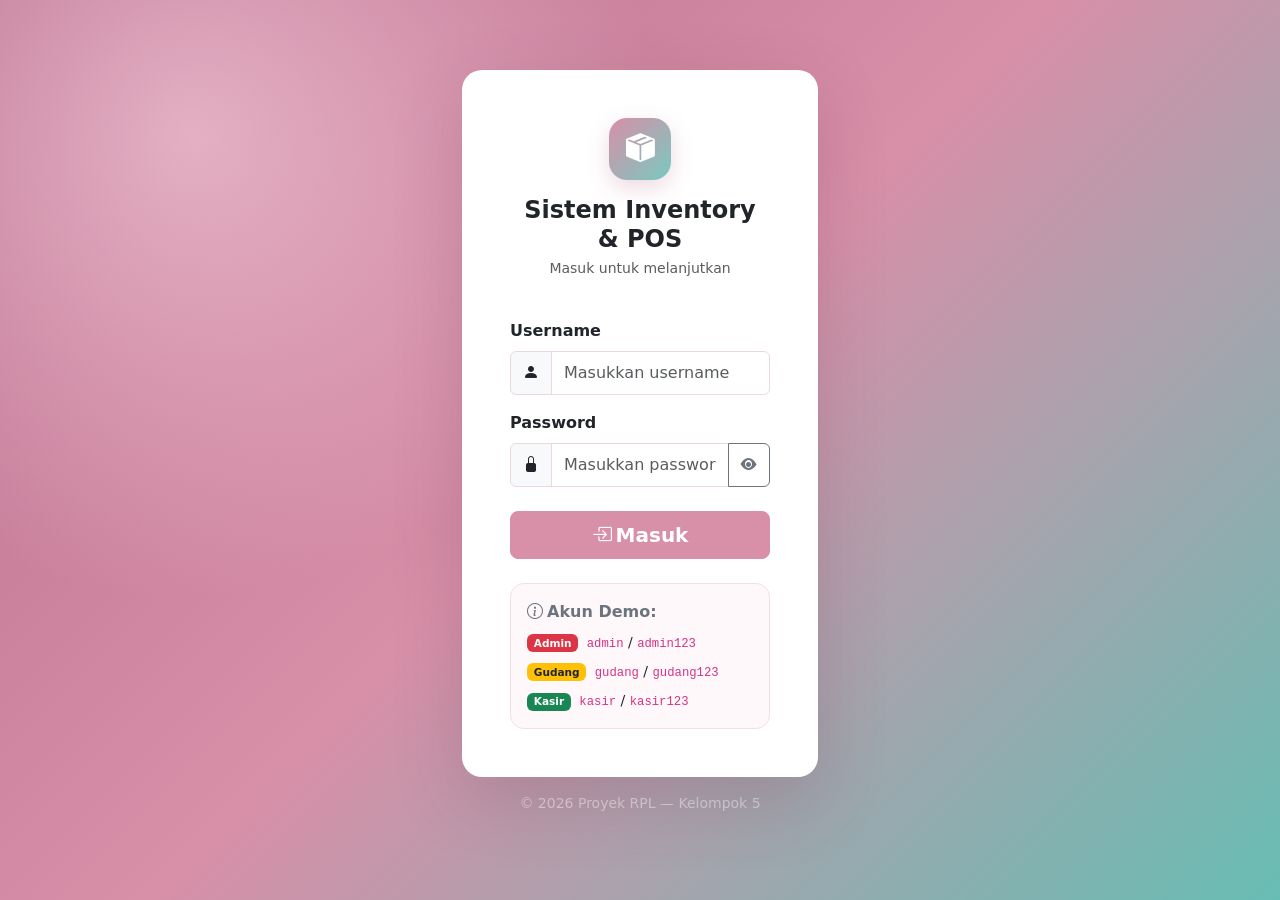
<file: index.html>
<!DOCTYPE html>
<html lang="id">
<head>
  <meta charset="UTF-8" />
  <meta name="viewport" content="width=device-width, initial-scale=1.0" />
  <title>Login – Sistem Inventory & POS</title>
  <link rel="stylesheet" href="https://cdn.jsdelivr.net/npm/bootstrap@5.3.3/dist/css/bootstrap.min.css" />
  <link rel="stylesheet" href="https://cdn.jsdelivr.net/npm/bootstrap-icons@1.11.3/font/bootstrap-icons.min.css" />
  <link rel="stylesheet" href="css/style.css" />
</head>
<body class="login-page">
  <div class="container">
    <div class="row justify-content-center">
      <div class="col-sm-10 col-md-7 col-lg-5 col-xl-4">
        <div class="card login-card p-4 p-md-5">
          <div class="text-center mb-4">
            <div class="login-logo"><i class="bi bi-box-seam-fill"></i></div>
            <h4 class="fw-bold mb-0">Sistem Inventory &amp; POS</h4>
            <p class="text-muted small mt-1">Masuk untuk melanjutkan</p>
          </div>

          <div id="alertLogin" class="alert alert-danger d-none align-items-center" role="alert">
            <i class="bi bi-exclamation-triangle-fill me-2"></i><span id="alertMsg">Username atau password salah.</span>
          </div>

          <form id="loginForm" novalidate>
            <div class="mb-3">
              <label for="inputUsername" class="form-label fw-semibold">Username</label>
              <div class="input-group">
                <span class="input-group-text"><i class="bi bi-person-fill"></i></span>
                <input type="text" id="inputUsername" class="form-control" placeholder="Masukkan username" autocomplete="username" required />
              </div>
            </div>
            <div class="mb-4">
              <label for="inputPassword" class="form-label fw-semibold">Password</label>
              <div class="input-group">
                <span class="input-group-text"><i class="bi bi-lock-fill"></i></span>
                <input type="password" id="inputPassword" class="form-control" placeholder="Masukkan password" autocomplete="current-password" required />
                <button class="btn btn-outline-secondary" type="button" id="togglePassword" title="Tampilkan/sembunyikan password" aria-label="Tampilkan atau sembunyikan password"><i class="bi bi-eye-fill" id="eyeIcon"></i></button>
              </div>
            </div>
            <div class="d-grid">
              <button type="submit" class="btn btn-primary btn-lg fw-semibold" id="btnLogin">
                <span id="loginSpinner" class="spinner-border spinner-border-sm me-2 d-none"></span>
                <i class="bi bi-box-arrow-in-right me-1" id="loginIcon"></i>Masuk
              </button>
            </div>
          </form>

          <div class="account-hint mt-4">
            <p class="fw-semibold mb-2 text-secondary"><i class="bi bi-info-circle me-1"></i>Akun Demo:</p>
            <div class="d-flex flex-column gap-2 small">
              <div><span class="badge bg-danger">Admin</span> <code class="ms-1">admin</code> / <code>admin123</code></div>
              <div><span class="badge bg-warning text-dark">Gudang</span> <code class="ms-1">gudang</code> / <code>gudang123</code></div>
              <div><span class="badge bg-success">Kasir</span> <code class="ms-1">kasir</code> / <code>kasir123</code></div>
            </div>
          </div>
        </div>
        <p class="text-center text-white-50 small mt-3">&copy; 2026 Proyek RPL &mdash; Kelompok 5</p>
      </div>
    </div>
  </div>

  <script src="https://cdn.jsdelivr.net/npm/bootstrap@5.3.3/dist/js/bootstrap.bundle.min.js"></script>
  <script src="js/auth.js"></script>
  <script>
    redirectIfLoggedIn();
    document.getElementById("togglePassword").addEventListener("click", function () {
      const input = document.getElementById("inputPassword");
      const icon = document.getElementById("eyeIcon");
      input.type = input.type === "password" ? "text" : "password";
      icon.className = input.type === "password" ? "bi bi-eye-fill" : "bi bi-eye-slash-fill";
    });
    document.getElementById("loginForm").addEventListener("submit", function (e) {
      e.preventDefault();
      const username = document.getElementById("inputUsername").value.trim();
      const password = document.getElementById("inputPassword").value;
      const alertBox = document.getElementById("alertLogin");
      const alertMsg = document.getElementById("alertMsg");
      const spinner = document.getElementById("loginSpinner");
      const btnLogin = document.getElementById("btnLogin");
      const loginIcon = document.getElementById("loginIcon");
      if (!username || !password) {
        alertMsg.textContent = "Username dan password wajib diisi.";
        alertBox.classList.remove("d-none"); alertBox.classList.add("d-flex"); return;
      }
      btnLogin.disabled = true; spinner.classList.remove("d-none"); loginIcon.classList.add("d-none");
      alertBox.classList.add("d-none");
      window.setTimeout(() => {
        const result = doLogin(username, password);
        if (result.success) {
          window.location.href = ROLE_PERMISSIONS[result.user.role].redirectTo;
        } else {
          alertMsg.textContent = result.message;
          alertBox.classList.remove("d-none"); alertBox.classList.add("d-flex");
          btnLogin.disabled = false; spinner.classList.add("d-none"); loginIcon.classList.remove("d-none");
          document.getElementById("inputPassword").value = "";
          document.getElementById("inputUsername").focus();
        }
      }, 350);
    });
  </script>
</body>
</html>
</file>
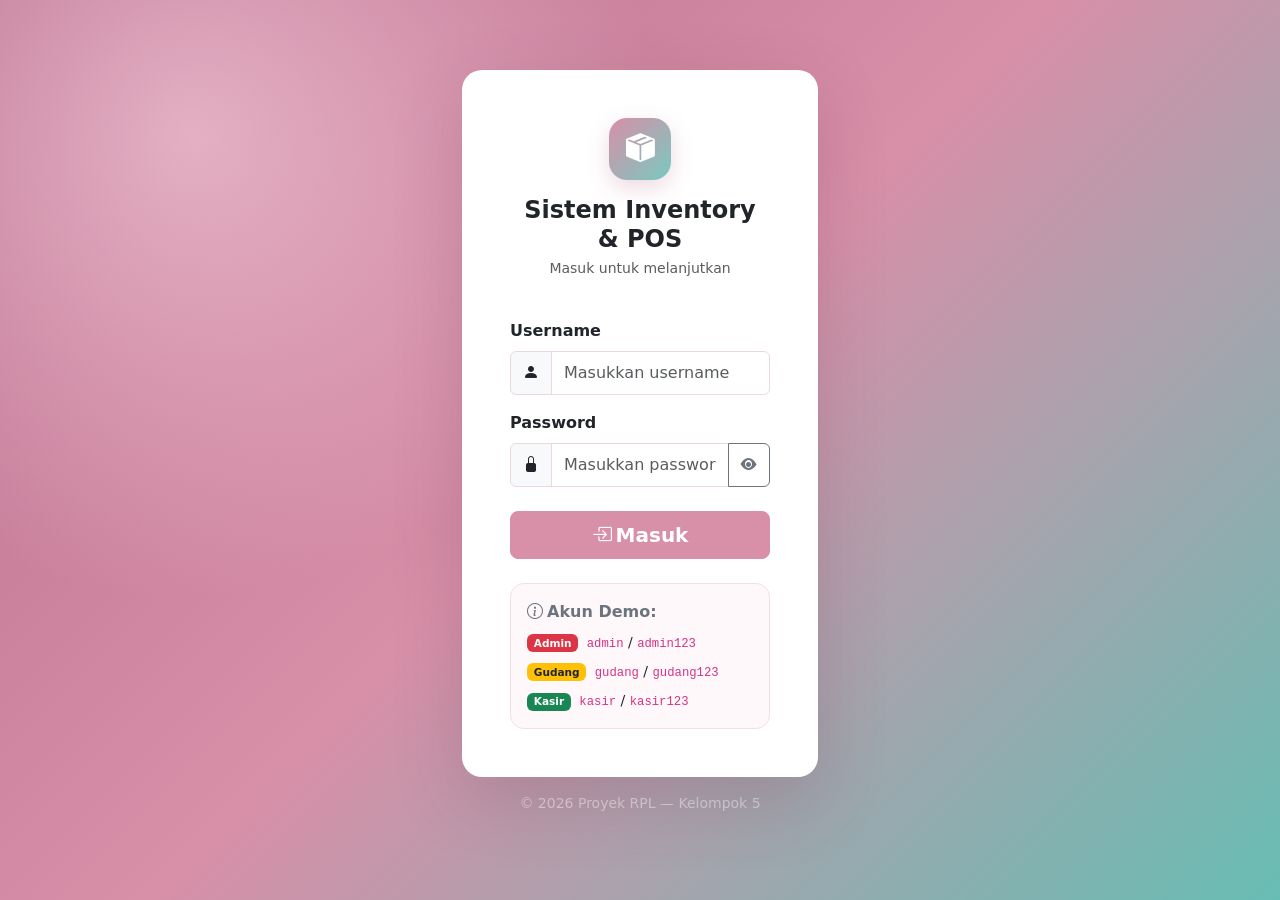
<file: dashboard.html>
<!DOCTYPE html>
<html lang="id">
<head>
  <meta charset="UTF-8" />
  <meta name="viewport" content="width=device-width, initial-scale=1.0" />
  <a href="dashboard.html">Dashboard</a>
  <a href="gudang.html"> Gudang</a>
  <a href="master-data.html">Master Data</a>
  <title>Dashboard – Sistem Inventory & POS</title>
  <link rel="stylesheet" href="https://cdn.jsdelivr.net/npm/bootstrap@5.3.3/dist/css/bootstrap.min.css" />
  <link rel="stylesheet" href="https://cdn.jsdelivr.net/npm/bootstrap-icons@1.11.3/font/bootstrap-icons.min.css" />
  <link rel="stylesheet" href="css/style.css" />
</head>
<body class="app-shell">
  <div class="d-flex">
    <aside class="sidebar">
      <a class="brand" href="dashboard.html">
        <span class="brand-icon"><i class="bi bi-box-seam-fill"></i></span>
        <span class="brand-copy fw-bold">StockPilot<small>INVENTORY &amp; POS</small></span>
      </a>
      <div class="sidebar-label">Workspace</div>
      <nav class="sidebar-nav">
        <a class="sidebar-link active" href="dashboard.html"><i class="bi bi-grid-1x2-fill"></i><span>Dashboard</span></a>
        <a class="sidebar-link" href="gudang.html"><i class="bi bi-box-seam-fill"></i> Gudang</a>
        <a class="sidebar-link" href="master-data.html"><i class="bi bi-database-fill"></i><span>Master Data</span></a>
      </nav>
      <div class="sidebar-label">Lainnya</div>
      <nav class="sidebar-nav">
        <a class="sidebar-link" href="master-data.html" id="usersShortcut"><i class="bi bi-people-fill"></i><span>Manajemen Pengguna</span></a>
      </nav>
      <div class="sidebar-bottom">
        <div class="user-chip">
          <div class="avatar" id="userAvatar">A</div>
          <div class="user-copy flex-grow-1"><strong id="sideUserName">Administrator</strong><span id="sideUserRole">Administrator</span></div>
          <button class="btn btn-sm text-white-50 p-1" onclick="logout()" title="Keluar" aria-label="Keluar"><i class="bi bi-box-arrow-right"></i></button>
        </div>
      </div>
    </aside>

    <main class="main-area">
      <header class="topbar">
        <div><div class="fw-bold">Dashboard</div><div class="small text-secondary">Ringkasan data persediaan</div></div>
        <div class="d-flex align-items-center gap-2"><span class="badge rounded-pill text-bg-light border"><i class="bi bi-shield-check me-1 text-success"></i><span id="topRole">Administrator</span></span><div class="avatar" id="topAvatar">A</div></div>
      </header>
      <div class="page-content">
        <div class="mb-4">
          <div class="eyebrow">Overview</div>
          <h1 class="page-title">Halo, <span id="greetingName">Administrator</span> 👋</h1>
          <p class="text-subtle mb-0">Pantau data master dan informasi stok barang dari satu tempat.</p>
        </div>

        <div class="d-flex gap-2 mt-3 no-print">
          <button class="btn btn-outline-secondary btn-sm fw-semibold" onclick="window.print()">
            <i class="bi bi-printer me-1"></i> Cetak Laporan
          </button>
          <button class="btn btn-success btn-sm fw-semibold" onclick="exportToCSV()">
            <i class="bi bi-file-earmark-excel me-1"></i> Export Data CSV
          </button>
        </div>

        <div class="row g-3 mb-4" id="statsRow">
          <div class="col-6 col-xl-3"><div class="stat-card"><div class="d-flex justify-content-between align-items-start"><div class="stat-label">Total Barang</div><div class="stat-icon icon-blue"><i class="bi bi-box-seam"></i></div></div><div class="stat-number" id="statBarang">—</div><div class="small text-secondary mt-1">Item terdaftar</div></div></div>
          <div class="col-6 col-xl-3"><div class="stat-card"><div class="d-flex justify-content-between align-items-start"><div class="stat-label">Kategori Produk</div><div class="stat-icon icon-violet"><i class="bi bi-tags"></i></div></div><div class="stat-number" id="statKategori">—</div><div class="small text-secondary mt-1">Kelompok produk</div></div></div>
          <div class="col-6 col-xl-3"><div class="stat-card"><div class="d-flex justify-content-between align-items-start"><div class="stat-label">Data Supplier</div><div class="stat-icon icon-green"><i class="bi bi-truck"></i></div></div><div class="stat-number" id="statSupplier">—</div><div class="small text-secondary mt-1">Mitra pemasok</div></div></div>
          <div class="col-6 col-xl-3"><div class="stat-card"><div class="d-flex justify-content-between align-items-start"><div class="stat-label">Stok Menipis</div><div class="stat-icon icon-orange"><i class="bi bi-exclamation-triangle"></i></div></div><div class="stat-number" id="statStokRendah">—</div><div class="small text-secondary mt-1">Perlu diperiksa</div></div></div>
        </div>

        <div class="row g-4">
          <div class="col-lg-7">
            <section class="panel h-100">
              <div class="panel-heading"><div><h2 class="h6 fw-bold mb-1">Akses Cepat</h2><div class="small text-secondary">Pilih modul yang ingin dikelola</div></div></div>
              <div class="panel-body"><div class="row g-3" id="quickLinks">
                <div class="col-sm-6"><a class="text-decoration-none" href="master-data.html#barang"><div class="p-3 border rounded-4 h-100"><div class="stat-icon icon-blue mb-3"><i class="bi bi-box-seam"></i></div><div class="fw-bold text-dark">Data Barang</div><div class="small text-secondary mt-1">Informasi produk, harga, dan stok</div></div></a></div>
                <div class="col-sm-6"><a class="text-decoration-none" href="master-data.html#kategori"><div class="p-3 border rounded-4 h-100"><div class="stat-icon icon-violet mb-3"><i class="bi bi-tags"></i></div><div class="fw-bold text-dark">Kategori Produk</div><div class="small text-secondary mt-1">Kelompokkan barang</div></div></a></div>
                <div class="col-sm-6"><a class="text-decoration-none" href="master-data.html#supplier"><div class="p-3 border rounded-4 h-100"><div class="stat-icon icon-green mb-3"><i class="bi bi-truck"></i></div><div class="fw-bold text-dark">Data Supplier</div><div class="small text-secondary mt-1">Kontak mitra pemasok</div></div></a></div>
                <div class="col-sm-6" id="quickUsers"><a class="text-decoration-none" href="master-data.html#pengguna"><div class="p-3 border rounded-4 h-100"><div class="stat-icon icon-orange mb-3"><i class="bi bi-people"></i></div><div class="fw-bold text-dark">Manajemen Pengguna</div><div class="small text-secondary mt-1">Akun dan hak akses sistem</div></div></a></div>
              </div></div>
            </section>
          </div>
          <div class="col-lg-5">
            <section class="panel h-100">
              <div class="panel-heading"><div><h2 class="h6 fw-bold mb-1">Perlu Diperhatikan</h2><div class="small text-secondary">Daftar barang dengan stok rendah</div></div><i class="bi bi-clipboard2-check fs-5 text-secondary"></i></div>
              <div class="panel-body p-0"><div class="table-wrap"><table class="table"><thead><tr><th>Barang</th><th>Stok</th><th>Minimum</th></tr></thead><tbody id="lowStockTable"></tbody></table></div><div id="lowStockEmpty" class="empty-state d-none"><i class="bi bi-check2-circle"></i><strong>Stok aman</strong><span class="small">Tidak ada barang di bawah stok minimum.</span></div></div>
            </section>
          </div>
        </div>
        <p class="small text-secondary mt-4 mb-0"><i class="bi bi-info-circle me-1"></i>Versi demo front-end. Data tersimpan di browser ini menggunakan localStorage.</p>
      </div>
    </main>
  </div>
  <script src="js/auth.js"></script><script src="js/data.js"></script><script src="js/dashboard.js"></script>
</body>
</html>
</file>
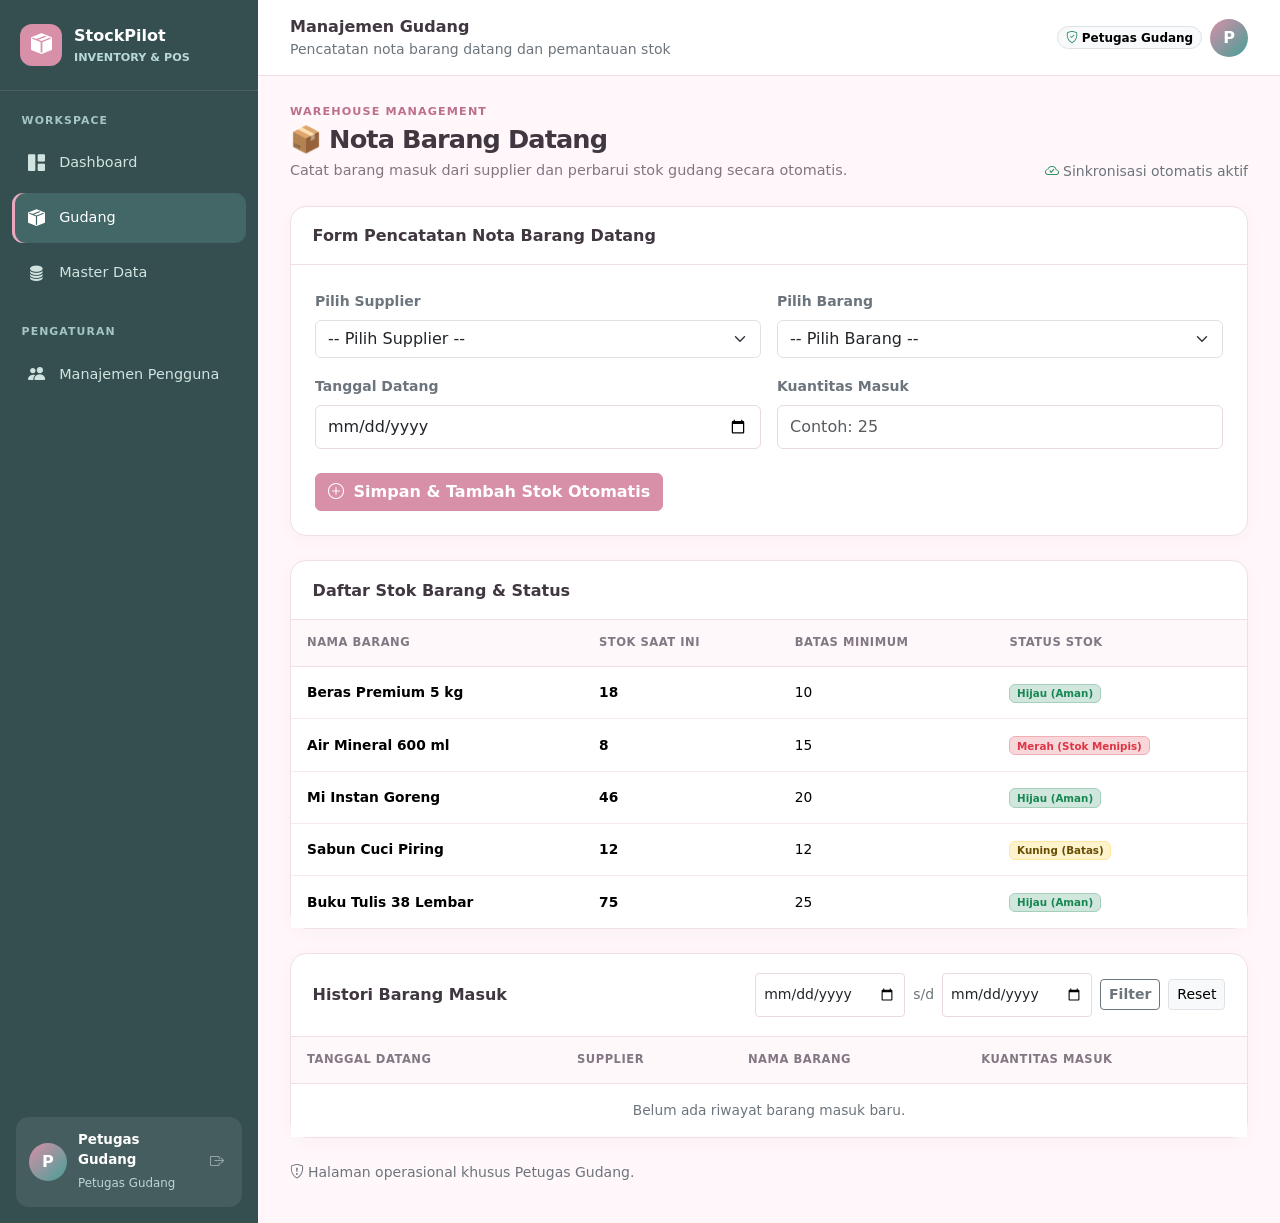
<file: gudang.html>
<!DOCTYPE html>
<html lang="id">
<head>
  <meta charset="UTF-8" />
  <meta name="viewport" content="width=device-width, initial-scale=1.0" />
  <title>Manajemen Gudang – Sistem Inventory & POS</title>
  <link rel="stylesheet" href="https://cdn.jsdelivr.net/npm/bootstrap@5.3.3/dist/css/bootstrap.min.css" />
  <link rel="stylesheet" href="https://cdn.jsdelivr.net/npm/bootstrap-icons@1.11.3/font/bootstrap-icons.min.css" />
  <link rel="stylesheet" href="css/style.css" />
</head>
<body class="app-shell">
  <div class="d-flex">
    <!-- Sidebar -->
    <aside class="sidebar">
      <a class="brand" href="dashboard.html">
        <span class="brand-icon"><i class="bi bi-box-seam-fill"></i></span>
        <span class="brand-copy fw-bold">StockPilot<small>INVENTORY &amp; POS</small></span>
      </a>
      <div class="sidebar-label">Workspace</div>
      <nav class="sidebar-nav">
        <a class="sidebar-link" href="dashboard.html"><i class="bi bi-grid-1x2-fill"></i><span>Dashboard</span></a>
        <a class="sidebar-link active" href="gudang.html"><i class="bi bi-box-seam-fill"></i><span>Gudang</span></a>
        <a class="sidebar-link" href="master-data.html"><i class="bi bi-database-fill"></i><span>Master Data</span></a>
      </nav>
      <div class="sidebar-label">Pengaturan</div>
      <nav class="sidebar-nav">
        <a class="sidebar-link" href="master-data.html#pengguna" id="sidebarUsers"><i class="bi bi-people-fill"></i><span>Manajemen Pengguna</span></a>
      </nav>
      <div class="sidebar-bottom">
        <div class="user-chip">
          <div class="avatar" id="userAvatar">P</div>
          <div class="user-copy flex-grow-1"><strong id="sideUserName">Petugas Gudang</strong><span id="sideUserRole">Petugas Gudang</span></div>
          <button class="btn btn-sm text-white-50 p-1" id="logoutBtn" title="Keluar" aria-label="Keluar"><i class="bi bi-box-arrow-right"></i></button>
        </div>
      </div>
    </aside>

    <!-- Konten Utama -->
    <main class="main-area">
      <header class="topbar">
        <div>
          <div class="fw-bold">Manajemen Gudang</div>
          <div class="small text-secondary">Pencatatan nota barang datang dan pemantauan stok</div>
        </div>
        <div class="d-flex align-items-center gap-2">
          <span class="badge rounded-pill text-bg-light border">
            <i class="bi bi-shield-check me-1 text-success"></i><span id="topRole">Petugas Gudang</span>
          </span>
          <div class="avatar" id="topAvatar">P</div>
        </div>
      </header>

      <div class="page-content">
        <div class="d-flex flex-wrap justify-content-between align-items-end gap-3 mb-4">
          <div>
            <div class="eyebrow">Warehouse Management</div>
            <h1 class="page-title">📦 Nota Barang Datang</h1>
            <p class="text-subtle mb-0">Catat barang masuk dari supplier dan perbarui stok gudang secara otomatis.</p>
          </div>
          <div class="small text-secondary"><i class="bi bi-cloud-check me-1 text-success"></i>Sinkronisasi otomatis aktif</div>
        </div>

        <!-- BAGIAN 1: FORM PENCATATAN NOTA BARANG DATANG -->
        <section class="panel mb-4">
          <div class="panel-heading">
            <h2 class="h6 fw-bold mb-0">Form Pencatatan Nota Barang Datang</h2>
          </div>
          <div class="p-4">
            <form id="formBarangMasuk" class="row g-3" novalidate>
              <div class="col-md-6">
                <label for="supplier" class="form-label small fw-semibold text-secondary">Pilih Supplier</label>
                <select id="supplier" class="form-select" required>
                  <option value="">-- Pilih Supplier --</option>
                  <option value="PT Sumber Pangan">PT Sumber Pangan</option>
                  <option value="CV Segar Sentosa">CV Segar Sentosa</option>
                  <option value="Mitra Niaga Bersama">Mitra Niaga Bersama</option>
                </select>
              </div>
              <div class="col-md-6">
                <label for="barang" class="form-label small fw-semibold text-secondary">Pilih Barang</label>
                <select id="barang" class="form-select" required>
                  <option value="">-- Pilih Barang --</option>
                  <option value="Beras Premium 5 kg">Beras Premium 5 kg (Min: 10)</option>
                  <option value="Air Mineral 600 ml">Air Mineral 600 ml (Min: 15)</option>
                  <option value="Mi Instan Goreng">Mi Instan Goreng (Min: 20)</option>
                  <option value="Sabun Cuci Piring">Sabun Cuci Piring (Min: 12)</option>
                  <option value="Buku Tulis 38 Lembar">Buku Tulis 38 Lembar (Min: 25)</option>
                </select>
              </div>
              <div class="col-md-6">
                <label for="tanggalDatang" class="form-label small fw-semibold text-secondary">Tanggal Datang</label>
                <input type="date" id="tanggalDatang" class="form-control" required>
              </div>
              <div class="col-md-6">
                <label for="kuantitas" class="form-label small fw-semibold text-secondary">Kuantitas Masuk</label>
                <input type="number" id="kuantitas" min="1" placeholder="Contoh: 25" class="form-control" required>
              </div>
              <div class="col-12 mt-4">
                <button type="submit" class="btn btn-primary fw-semibold">
                  <i class="bi bi-plus-circle me-1"></i> Simpan & Tambah Stok Otomatis
                </button>
              </div>
            </form>
          </div>
        </section>

        <!-- BAGIAN 2: VISUALISASI DAFTAR STOK BARANG -->
        <section class="panel mb-4">
          <div class="panel-heading">
            <h2 class="h6 fw-bold mb-0">Daftar Stok Barang & Status</h2>
          </div>
          <div class="table-wrap">
            <table class="table table-hover align-middle mb-0">
              <thead class="table-light">
                <tr>
                  <th class="ps-3">Nama Barang</th>
                  <th>Stok Saat Ini</th>
                  <th>Batas Minimum</th>
                  <th class="pe-3">Status Stok</th>
                </tr>
              </thead>
              <tbody id="tabelStok">
                <tr>
                  <td class="ps-3 fw-semibold">Beras Premium 5 kg</td>
                  <td class="fw-bold" id="stok-Beras Premium 5 kg">18</td>
                  <td>10</td>
                  <td class="pe-3"><span id="badge-Beras Premium 5 kg" class="badge bg-success-subtle text-success border border-success-subtle">Hijau (Aman)</span></td>
                </tr>
                <tr>
                  <td class="ps-3 fw-semibold">Air Mineral 600 ml</td>
                  <td class="fw-bold" id="stok-Air Mineral 600 ml">8</td>
                  <td>15</td>
                  <td class="pe-3"><span id="badge-Air Mineral 600 ml" class="badge bg-danger-subtle text-danger border border-danger-subtle">Merah (Stok Menipis)</span></td>
                </tr>
                <tr>
                  <td class="ps-3 fw-semibold">Mi Instan Goreng</td>
                  <td class="fw-bold" id="stok-Mi Instan Goreng">46</td>
                  <td>20</td>
                  <td class="pe-3"><span id="badge-Mi Instan Goreng" class="badge bg-success-subtle text-success border border-success-subtle">Hijau (Aman)</span></td>
                </tr>
                <tr>
                  <td class="ps-3 fw-semibold">Sabun Cuci Piring</td>
                  <td class="fw-bold" id="stok-Sabun Cuci Piring">12</td>
                  <td>12</td>
                  <td class="pe-3"><span id="badge-Sabun Cuci Piring" class="badge bg-warning-subtle text-warning-emphasis border border-warning-subtle">Kuning (Batas)</span></td>
                </tr>
                <tr>
                  <td class="ps-3 fw-semibold">Buku Tulis 38 Lembar</td>
                  <td class="fw-bold" id="stok-Buku Tulis 38 Lembar">75</td>
                  <td>25</td>
                  <td class="pe-3"><span id="badge-Buku Tulis 38 Lembar" class="badge bg-success-subtle text-success border border-success-subtle">Hijau (Aman)</span></td>
                </tr>
              </tbody>
            </table>
          </div>
        </section>

        <!-- BAGIAN 3: TABEL HISTORI & FILTER RENTANG TANGGAL -->
        <section class="panel">
          <div class="panel-heading flex-wrap gap-3">
            <h2 class="h6 fw-bold mb-0">Histori Barang Masuk</h2>
            <div class="d-flex flex-wrap gap-2 align-items-center">
              <div>
                <input type="date" id="filterDari" class="form-control form-control-sm" placeholder="Dari Tanggal">
              </div>
              <span class="text-secondary small">s/d</span>
              <div>
                <input type="date" id="filterSampai" class="form-control form-control-sm" placeholder="Sampai Tanggal">
              </div>
              <button id="btnFilter" class="btn btn-outline-secondary btn-sm fw-semibold">Filter</button>
              <button id="btnReset" class="btn btn-light btn-sm border">Reset</button>
            </div>
          </div>
          <div class="table-wrap">
            <table class="table table-hover align-middle mb-0">
              <thead class="table-light">
                <tr>
                  <th class="ps-3">Tanggal Datang</th>
                  <th>Supplier</th>
                  <th>Nama Barang</th>
                  <th class="pe-3">Kuantitas Masuk</th>
                </tr>
              </thead>
              <tbody id="tabelHistori">
                <tr class="histori-row" data-tanggal="2026-10-01">
                  <td class="ps-3">2026-10-01</td>
                  <td>PT Sumber Pangan</td>
                  <td class="fw-semibold">Beras Premium 5 kg</td>
                  <td class="pe-3 text-primary fw-bold">+10</td>
                </tr>
              </tbody>
            </table>
          </div>
        </section>

        <p class="small text-secondary mt-4 mb-0"><i class="bi bi-shield-exclamation me-1"></i>Halaman operasional khusus Petugas Gudang.</p>
      </div>
    </main>
  </div>

  <script src="https://cdn.jsdelivr.net/npm/bootstrap@5.3.3/dist/js/bootstrap.bundle.min.js"></script>
  <script src="js/auth.js"></script>
  <script src="js/data.js"></script>
  <script src="js/gudang.js"></script>
</body>
</html>
</file>
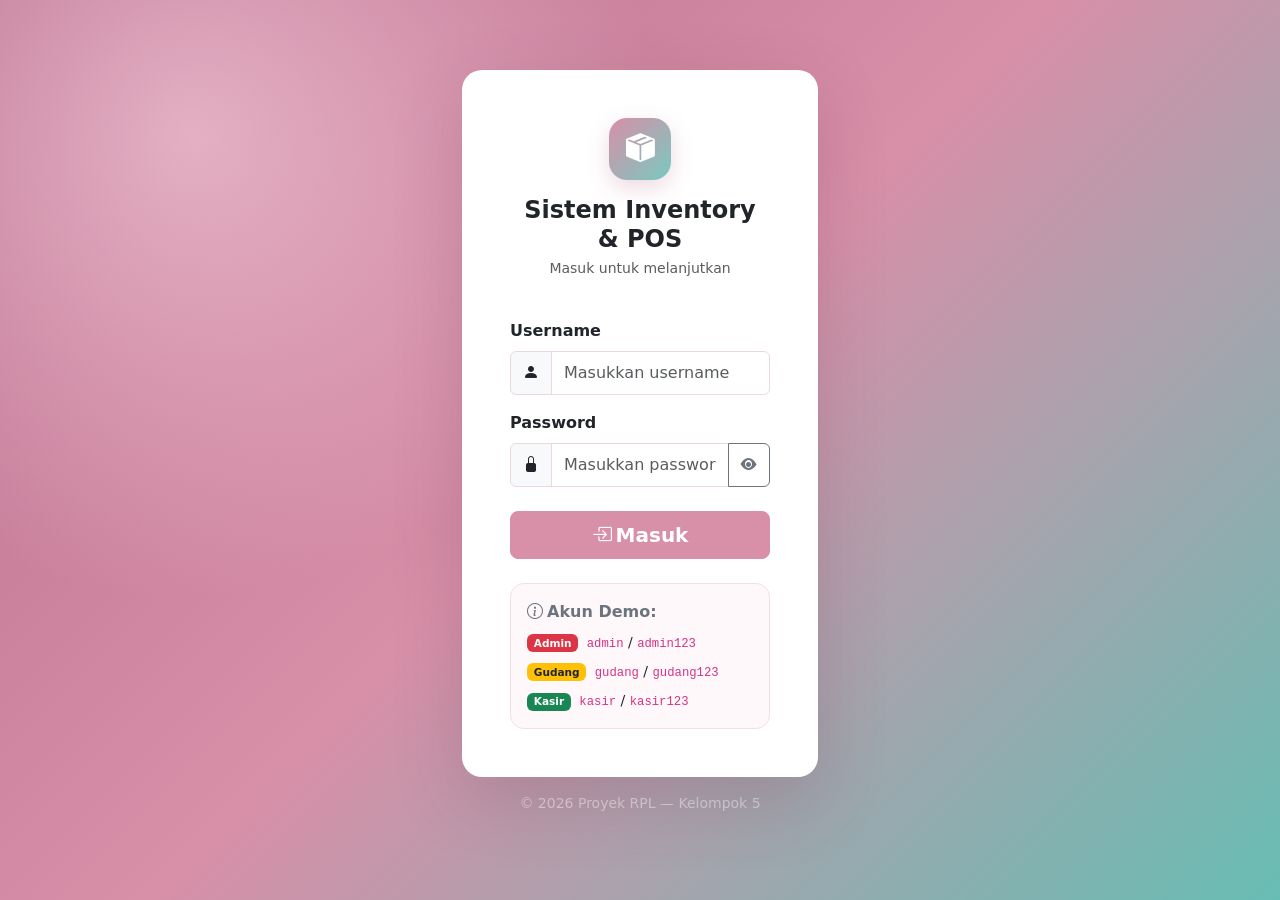
<file: kasir.html>
<!DOCTYPE html>
<html lang="id">
<head>
  <meta charset="UTF-8">
  <meta name="viewport" content="width=device-width, initial-scale=1.0">
  <title>Modul Kasir | StockPilot</title>

  <!-- Bootstrap -->
  <link
    href="https://cdn.jsdelivr.net/npm/bootstrap@5.3.3/dist/css/bootstrap.min.css"
    rel="stylesheet"
  >

  <!-- Bootstrap Icons -->
  <link
    href="https://cdn.jsdelivr.net/npm/bootstrap-icons@1.11.3/font/bootstrap-icons.min.css"
    rel="stylesheet"
  >

  <!-- CSS proyek yang sudah tersedia -->
  <link rel="stylesheet" href="css/style.css">

  <!-- CSS tambahan khusus halaman kasir -->
  <style>
    .kasir-layout {
      display: grid;
      grid-template-columns: minmax(0, 1.5fr) minmax(320px, 1fr);
      gap: 24px;
    }

    .kasir-card {
      background: #fff;
      border: 1px solid #f0dfe7;
      border-radius: 16px;
      padding: 20px;
    }

    .produk-card {
      border: 1px solid #f0dfe7;
      border-radius: 12px;
      padding: 16px;
      height: 100%;
      transition: .2s;
    }

    .produk-card:hover {
      border-color: #d88fa8;
      transform: translateY(-2px);
    }

    .btn-kasir {
      background: #d88fa8;
      color: white;
      border: none;
    }

    .btn-kasir:hover {
      background: #bd6f8d;
      color: white;
    }

    .total-bayar {
      background: #fff7fa;
      border-radius: 12px;
      padding: 16px;
    }

    @media (max-width: 900px) {
      .kasir-layout {
        grid-template-columns: 1fr;
      }
    }
  </style>
</head>

<body>
  <div class="container-fluid py-4 px-3 px-lg-4">

    <!-- HEADER -->
    <header class="d-flex justify-content-between align-items-center
                  flex-wrap gap-3 mb-4">
      <div>
        <h3 class="fw-bold mb-1">Modul Kasir</h3>
        <p class="text-secondary mb-0">
          Kelola transaksi penjualan dengan mudah.
        </p>
      </div>
    
      <div class="d-flex flex-wrap gap-2">
        <a href="master-data.html#barang"
           class="btn btn-outline-secondary">
          <i class="bi bi-box-seam me-1"></i>
          Master Data
        </a>

        <a href="dashboard.html"
           class="btn btn-outline-secondary">
          <i class="bi bi-arrow-left me-1"></i>
          Kembali ke Dashboard
        </a>
      </div>
    </header>

    <!-- AREA TRANSAKSI -->
    <main class="kasir-layout">

      <!-- KOLOM KIRI: PRODUK -->
      <section class="kasir-card">
        <div class="d-flex justify-content-between align-items-center mb-3">
          <h5 class="fw-bold mb-0">Daftar Produk</h5>
          <span class="badge text-bg-light" id="jumlahProduk">
            0 produk
          </span>
        </div>

        <!-- PENCARIAN PRODUK -->
        <div class="input-group mb-4">
          <span class="input-group-text bg-white">
            <i class="bi bi-search"></i>
          </span>
          <input
            type="text"
            id="cariProduk"
            class="form-control"
            placeholder="Cari nama atau kode barang..."
          >
        </div>

        <!-- PRODUK AKAN DITAMPILKAN DI SINI -->
        <div class="row g-3" id="daftarProduk">
          <div class="col-12 text-center text-secondary py-5">
            Produk akan ditampilkan di sini.
          </div>
        </div>
      </section>

      <!-- KOLOM KANAN: KERANJANG -->
      <section class="kasir-card">
        <div class="d-flex justify-content-between align-items-center mb-3">
          <h5 class="fw-bold mb-0">
            <i class="bi bi-cart3 me-2"></i>Keranjang
          </h5>

          <button
            type="button"
            class="btn btn-sm btn-outline-danger"
            id="btnKosongkan"
          >
            Kosongkan
          </button>
        </div>

        <!-- ITEM KERANJANG AKAN DITAMPILKAN DI SINI -->
        <div id="daftarKeranjang">
          <div class="text-center text-secondary py-5">
            <i class="bi bi-cart fs-1 d-block mb-2"></i>
            Keranjang masih kosong.
          </div>
        </div>

        <hr>

        <!-- RINGKASAN TRANSAKSI -->
        <div class="total-bayar">
          <div class="d-flex justify-content-between mb-2">
            <span>Total Belanja</span>
            <strong id="totalBelanja">Rp0</strong>
          </div>

          <label for="uangBayar" class="form-label mt-3">
            Uang Pembayaran (Rp)
          </label>
          <input
            type="number"
            id="uangBayar"
            class="form-control"
            min="0"
            step="1"
            placeholder="Masukkan nominal pembayaran"
          >

          <div class="d-flex justify-content-between mt-3">
            <span>Kembalian</span>
            <strong id="uangKembalian">Rp0</strong>
          </div>
        </div>

        <!-- TOMBOL TRANSAKSI -->
        <div class="d-grid gap-2 mt-3">
          <button
            type="button"
            class="btn btn-kasir py-2"
            id="btnCheckout"
          >
            <i class="bi bi-check-circle me-1"></i>
            Proses Pembayaran
          </button>

          <button
            type="button"
            class="btn btn-outline-secondary"
            id="btnCetakStruk"
            disabled
          >
            <i class="bi bi-printer me-1"></i>
            Cetak Struk
          </button>
        </div>

        <!-- PESAN STATUS -->
        <div
          id="pesanKasir"
          class="alert d-none mt-3 mb-0"
          role="alert"
        ></div>
      </section>
    </main>


<!-- Area struk yang akan ditampilkan saat dicetak -->
<section id="areaStruk" class="d-none"></section>

<style>
  @media print {
    body * {
      visibility: hidden !important;
    }

    #areaStruk,
    #areaStruk * {
      visibility: visible !important;
    }

    #areaStruk {
      display: block !important;
      position: absolute;
      top: 0;
      left: 0;
      width: 100%;
      padding: 20px;
      color: #000;
      background: #fff;
      font-family: Arial, sans-serif;
      font-size: 12px;
    }

    #areaStruk .struk {
      width: 100%;
      max-width: 320px;
      margin: 0 auto;
    }

    #areaStruk table {
      width: 100%;
      border-collapse: collapse;
    }

    #areaStruk th,
    #areaStruk td {
      padding: 5px 0;
      text-align: left;
      vertical-align: top;
    }

    #areaStruk .angka {
      text-align: right;
    }

    #areaStruk .garis {
      border-top: 1px dashed #000;
      margin: 10px 0;
    }

    #areaStruk .tengah {
      text-align: center;
    }
  }
</style>

  </div>

  <!-- JavaScript proyek: urutannya penting -->
  <script src="https://cdn.jsdelivr.net/npm/bootstrap@5.3.3/dist/js/bootstrap.bundle.min.js"></script>
  <script src="js/auth.js"></script>
  <script src="js/data.js"></script>
  <script src="js/kasir.js"></script>
</body>
</html>
</file>
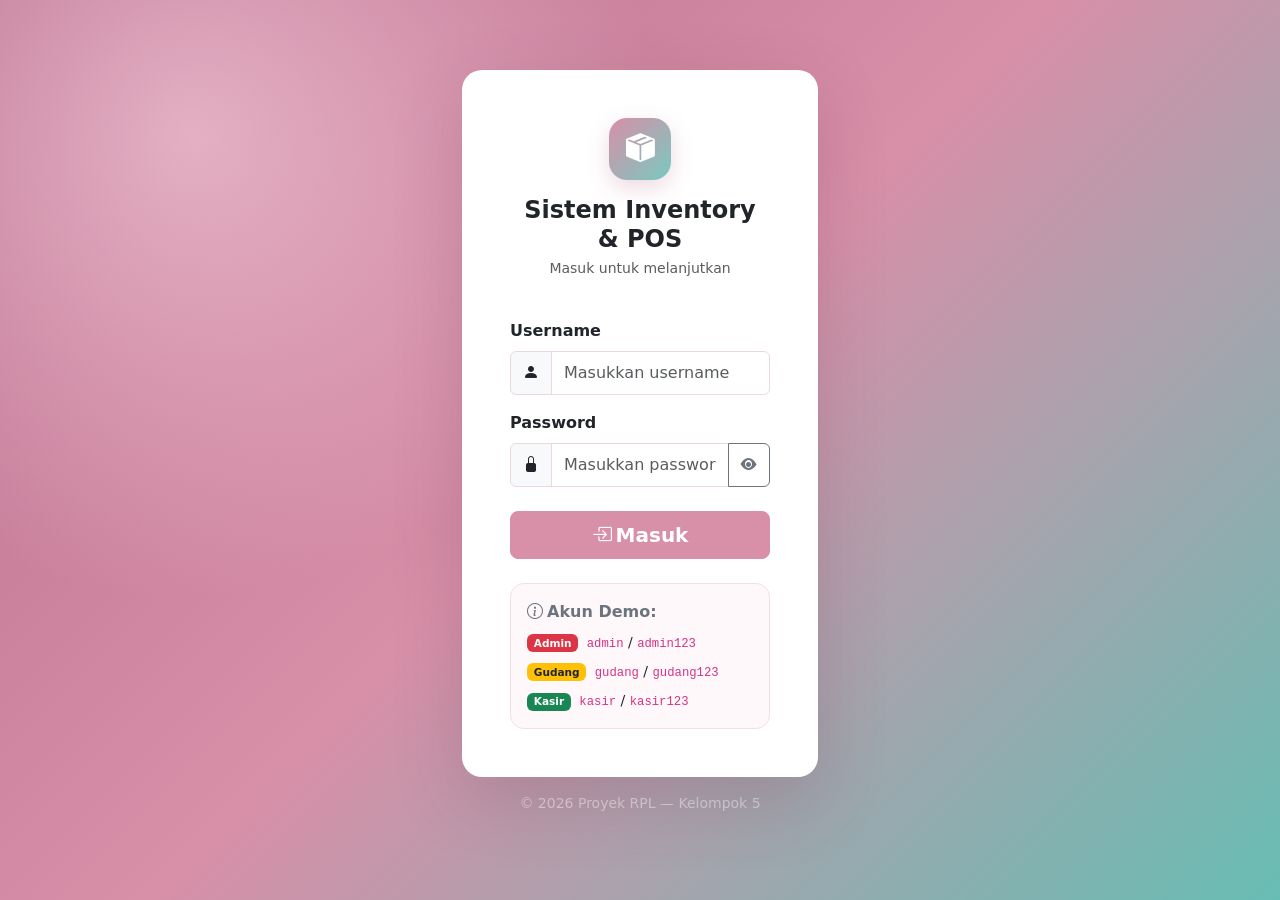
<file: master-data.html>
<!DOCTYPE html>
<html lang="id">
<head>
  <meta charset="UTF-8" />
  <meta name="viewport" content="width=device-width, initial-scale=1.0" />
  <title>Master Data – Sistem Inventory & POS</title>
  <link rel="stylesheet" href="https://cdn.jsdelivr.net/npm/bootstrap@5.3.3/dist/css/bootstrap.min.css" />
  <link rel="stylesheet" href="https://cdn.jsdelivr.net/npm/bootstrap-icons@1.11.3/font/bootstrap-icons.min.css" />
  <link rel="stylesheet" href="css/style.css" />
</head>
<body class="app-shell">
  <div class="d-flex">
    <aside class="sidebar">
      <a class="brand" href="dashboard.html">
        <span class="brand-icon"><i class="bi bi-box-seam-fill"></i></span>
        <span class="brand-copy fw-bold">StockPilot<small>INVENTORY &amp; POS</small></span>
      </a>
      <div class="sidebar-label">Workspace</div>
      <nav class="sidebar-nav">
        <a class="sidebar-link" href="dashboard.html"><i class="bi bi-grid-1x2-fill"></i><span>Dashboard</span></a>
        <a class="sidebar-link" href="gudang.html"><i class="bi bi-box-seam-fill"></i><span>Gudang</span></a>
        <a href="kasir.html" class="sidebar-link">
        <i class="bi bi-receipt"></i>
        <span>Modul Kasir</span>
        </a>
        <a class="sidebar-link active" href="master-data.html"><i class="bi bi-database-fill"></i><span>Master Data</span></a>
      </nav>
      <div class="sidebar-label">Pengaturan</div>
      <nav class="sidebar-nav">
        <a class="sidebar-link" href="master-data.html#pengguna" id="sidebarUsers"><i class="bi bi-people-fill"></i><span>Manajemen Pengguna</span></a>
      </nav>
      <div class="sidebar-bottom">
        <div class="user-chip">
          <div class="avatar" id="userAvatar">A</div>
          <div class="user-copy flex-grow-1"><strong id="sideUserName">Administrator</strong><span id="sideUserRole">Administrator</span></div>
          <button class="btn btn-sm text-white-50 p-1" id="logoutBtn" title="Keluar" aria-label="Keluar"><i class="bi bi-box-arrow-right"></i></button>
        </div>
      </div>
    </aside>

    <main class="main-area">
      <header class="topbar">
        <div><div class="fw-bold">Master Data</div><div class="small text-secondary">Kelola data dasar untuk operasional inventory</div></div>
        <div class="d-flex align-items-center gap-2"><span class="badge rounded-pill text-bg-light border"><i class="bi bi-shield-check me-1 text-success"></i><span id="topRole">Administrator</span></span><div class="avatar" id="topAvatar">A</div></div>
      </header>

      <div class="page-content">
        <div class="d-flex flex-wrap justify-content-between align-items-end gap-3 mb-4">
          <div><div class="eyebrow">Data Management</div><h1 class="page-title">Master Data</h1><p class="text-subtle mb-0">Tambah, ubah, cari, dan hapus data dasar sistem.</p></div>
          <div class="small text-secondary"><i class="bi bi-cloud-check me-1 text-success"></i>Perubahan tersimpan otomatis di browser</div>
        </div>

        <section class="panel">
          <div class="module-tabs" id="moduleTabs" role="tablist" aria-label="Jenis master data">
            <button class="module-tab active" data-module="barang" type="button"><i class="bi bi-box-seam me-1"></i>Barang <span class="tab-count" id="count-barang">0</span></button>
            <button class="module-tab" data-module="satuan" type="button"><i class="bi bi-rulers me-1"></i>Satuan <span class="tab-count" id="count-satuan">0</span></button>
            <button class="module-tab" data-module="kategori" type="button"><i class="bi bi-tags me-1"></i>Kategori Produk <span class="tab-count" id="count-kategori">0</span></button>
            <button class="module-tab" data-module="supplier" type="button"><i class="bi bi-truck me-1"></i>Supplier <span class="tab-count" id="count-supplier">0</span></button>
            <button class="module-tab" data-module="pengguna" type="button" id="tab-pengguna"><i class="bi bi-people me-1"></i>Pengguna <span class="tab-count" id="count-pengguna">0</span></button>
          </div>

          <div class="panel-heading flex-wrap">
            <div><h2 class="h6 fw-bold mb-1" id="moduleTitle">Data Barang</h2><div class="small text-secondary" id="moduleDescription">Daftar produk dan informasi persediaan.</div></div>
            <div class="d-flex flex-wrap gap-2 align-items-center w-auto">
              <div class="input-group search-control"><span class="input-group-text"><i class="bi bi-search"></i></span><input id="searchInput" type="search" class="form-control" placeholder="Cari data..." aria-label="Cari data" /></div>
              <button class="btn btn-primary fw-semibold" type="button" id="addButton"><i class="bi bi-plus-lg me-1"></i>Tambah Data</button>
            </div>
          </div>
          <div class="table-wrap" id="tableContainer"></div>
          <div class="panel-heading border-top-0"><div class="small text-secondary" id="resultSummary">Menampilkan data</div><div class="small text-secondary">CRUD · Create, Read, Update, Delete</div></div>
        </section>

        <div class="d-flex flex-wrap gap-2 mt-3 small text-secondary" id="permissionNote"><i class="bi bi-info-circle"></i><span>Gunakan tombol aksi pada tabel untuk mengubah atau menghapus data.</span></div>
        <p class="small text-secondary mt-4 mb-0"><i class="bi bi-shield-exclamation me-1"></i>Ini adalah prototipe front-end untuk demo/tugas. Untuk penggunaan nyata, data dan hak akses perlu diproses melalui backend dan database.</p>
      </div>
    </main>
  </div>

  <div class="modal fade" id="recordModal" tabindex="-1" aria-hidden="true">
    <div class="modal-dialog modal-dialog-centered modal-lg modal-dialog-scrollable"><div class="modal-content">
      <div class="modal-header"><div><h2 class="modal-title fs-5 fw-bold" id="modalTitle">Tambah Data</h2><p class="small text-secondary mb-0" id="modalDescription">Lengkapi formulir berikut.</p></div><button type="button" class="btn-close" data-bs-dismiss="modal" aria-label="Tutup"></button></div>
      <form id="recordForm" novalidate><div class="modal-body"><div class="row g-3" id="formFields"></div><div class="alert alert-danger d-none mt-3 mb-0" id="formError" role="alert"></div></div>
      <div class="modal-footer"><button type="button" class="btn btn-light border" data-bs-dismiss="modal">Batal</button><button type="submit" class="btn btn-primary fw-semibold" id="saveButton"><i class="bi bi-check2 me-1"></i>Simpan Data</button></div></form>
    </div></div>
  </div>
  <div class="toast-container position-fixed top-0 end-0 p-3"><div id="appToast" class="toast border-0 shadow" role="status" aria-live="polite" aria-atomic="true"><div class="d-flex"><div class="toast-body" id="toastMessage">Perubahan berhasil disimpan.</div><button type="button" class="btn-close me-2 m-auto" data-bs-dismiss="toast" aria-label="Tutup"></button></div></div></div>

  <script src="https://cdn.jsdelivr.net/npm/bootstrap@5.3.3/dist/js/bootstrap.bundle.min.js"></script>
  <script src="js/auth.js"></script><script src="js/data.js"></script><script src="js/master-data.js"></script>
</body>
</html>
</file>
<file: css/style.css>
:root {
  --brand: #d88fa8;
  --brand-dark: #bd6f8d;
  --tosca: #79c9bf;
  --tosca-dark: #459f96;
  --ink: #403740;
  --muted: #817580;
  --canvas: #fff7fa;
  --line: #f0dfe7;
}

* { box-sizing: border-box; }

body {
  color: var(--ink);
  font-family: Inter, ui-sans-serif, system-ui, -apple-system, BlinkMacSystemFont, "Segoe UI", sans-serif;
}

/* LOGIN */
.login-page {
  min-height: 100vh;
  display: flex;
  align-items: center;
  padding: 2rem 0;
  background:
    radial-gradient(circle at 15% 15%, rgba(255, 220, 233, .55), transparent 35%),
    linear-gradient(135deg, #b96f8d 0%, #d88fa8 48%, #67bdb3 100%);
}

.login-card {
  border: 0;
  border-radius: 1.25rem;
  box-shadow: 0 24px 70px rgba(94, 51, 73, .2);
}

.login-logo {
  width: 62px;
  height: 62px;
  margin: 0 auto 1rem;
  display: grid;
  place-items: center;
  border-radius: 18px;
  color: white;
  font-size: 1.8rem;
  background: linear-gradient(135deg, var(--brand), var(--tosca));
  box-shadow: 0 8px 22px rgba(189, 111, 141, .26);
}

.form-control, .input-group-text {
  border-color: #ead9e1;
  min-height: 44px;
}

.form-control:focus {
  border-color: var(--brand);
  box-shadow: 0 0 0 .2rem rgba(216, 143, 168, .18);
}

.btn-primary {
  background: var(--brand);
  border-color: var(--brand);
}

.btn-primary:hover,
.btn-primary:focus-visible {
  background: var(--brand-dark);
  border-color: var(--brand-dark);
}

.account-hint {
  border: 1px solid #f0dfe7;
  border-radius: .85rem;
  padding: 1rem;
  background: #fff8fb;
}

/* APP LAYOUT */
.app-shell {
  min-height: 100vh;
  background: var(--canvas);
}

.sidebar {
  width: 258px;
  flex: 0 0 258px;
  background: #354f50;
  color: #e0f0ed;
  min-height: 100vh;
  display: flex;
  flex-direction: column;
}

.brand {
  display: flex;
  align-items: center;
  gap: .75rem;
  padding: 1.5rem 1.25rem;
  color: white;
  text-decoration: none;
  border-bottom: 1px solid rgba(255,255,255,.1);
}

.brand-icon {
  width: 42px;
  height: 42px;
  display: grid;
  place-items: center;
  font-size: 1.3rem;
  border-radius: 12px;
  background: var(--brand);
}

.brand small {
  display: block;
  color: #b8d9d4;
  font-size: .7rem;
  margin-top: .1rem;
}

.sidebar-label {
  color: #a5c6c1;
  font-size: .68rem;
  letter-spacing: .1em;
  font-weight: 800;
  text-transform: uppercase;
  padding: 1.35rem 1.35rem .55rem;
}

.sidebar-nav { padding: 0 .75rem; }

.sidebar-link {
  display: flex;
  align-items: center;
  gap: .8rem;
  color: #d0e3df;
  text-decoration: none;
  padding: .78rem .9rem;
  border-radius: .7rem;
  margin-bottom: .3rem;
  font-size: .9rem;
  transition: .15s ease;
}

.sidebar-link i {
  font-size: 1.05rem;
  width: 20px;
  text-align: center;
}

.sidebar-link:hover,
.sidebar-link.active {
  color: #fff;
  background: rgba(121, 201, 191, .2);
}

.sidebar-link.active {
  box-shadow: inset 3px 0 #e9a8bd;
}

.sidebar-bottom {
  margin-top: auto;
  padding: 1rem;
}

.user-chip {
  display: flex;
  align-items: center;
  gap: .7rem;
  padding: .8rem;
  border-radius: .8rem;
  background: rgba(255,255,255,.08);
}

.avatar {
  flex: 0 0 38px;
  width: 38px;
  height: 38px;
  display: grid;
  place-items: center;
  border-radius: 50%;
  background: linear-gradient(135deg, var(--brand), var(--tosca-dark));
  color: #fff;
  font-weight: 700;
}

.user-chip strong {
  display: block;
  color: white;
  font-size: .84rem;
}

.user-chip span {
  color: #bdd6d2;
  font-size: .74rem;
}

.main-area { min-width: 0; flex: 1; }

.topbar {
  height: 76px;
  background: #fff;
  border-bottom: 1px solid var(--line);
  display: flex;
  align-items: center;
  justify-content: space-between;
  padding: 0 2rem;
}

.page-content { padding: 1.75rem 2rem 2.5rem; }

.eyebrow {
  color: var(--brand-dark);
  text-transform: uppercase;
  letter-spacing: .1em;
  font-size: .7rem;
  font-weight: 800;
}

.page-title {
  font-size: 1.6rem;
  letter-spacing: -.035em;
  font-weight: 750;
  margin: .2rem 0 .35rem;
}

.text-subtle { color: var(--muted); font-size: .9rem; }

.panel, .stat-card {
  background: #fff;
  border: 1px solid var(--line);
  border-radius: 1rem;
  box-shadow: 0 4px 18px rgba(99, 64, 83, .035);
}

.stat-card { padding: 1.25rem; height: 100%; }
.stat-label { color: var(--muted); font-size: .82rem; font-weight: 600; }
.stat-number { font-size: 1.8rem; font-weight: 750; letter-spacing: -.04em; margin-top: .3rem; }

.stat-icon {
  width: 43px;
  height: 43px;
  display: grid;
  place-items: center;
  border-radius: 12px;
  font-size: 1.2rem;
}

.icon-blue { color: #b95f81; background: #fbe8ef; }
.icon-green { color: #388c83; background: #e2f5f1; }
.icon-orange { color: #ad7950; background: #fff0e3; }
.icon-violet { color: #9b6d90; background: #f7eaf3; }

.panel-heading {
  padding: 1.2rem 1.35rem;
  border-bottom: 1px solid var(--line);
  display: flex;
  align-items: center;
  justify-content: space-between;
  gap: 1rem;
}

.panel-body { padding: 1.25rem 1.35rem; }

.module-tabs {
  display: flex;
  gap: .5rem;
  flex-wrap: wrap;
  border-bottom: 1px solid var(--line);
  padding: 0 1rem;
}

.module-tab {
  border: 0;
  border-bottom: 3px solid transparent;
  color: #817580;
  background: transparent;
  padding: 1rem .85rem .8rem;
  font-size: .88rem;
  font-weight: 650;
  white-space: nowrap;
}

.module-tab:hover { color: var(--brand-dark); }
.module-tab.active { color: var(--brand-dark); border-bottom-color: var(--brand); }

.module-tab .tab-count {
  background: #f7eaf0;
  color: #925b71;
  border-radius: 999px;
  font-size: .7rem;
  padding: .12rem .42rem;
  margin-left: .3rem;
}

.table-wrap { overflow-x: auto; }
.table { margin-bottom: 0; vertical-align: middle; }

.table thead th {
  background: #fff8fb;
  color: #837783;
  font-size: .72rem;
  letter-spacing: .045em;
  text-transform: uppercase;
  font-weight: 800;
  border-bottom: 1px solid var(--line);
  padding: .9rem 1rem;
  white-space: nowrap;
}

.table tbody td {
  padding: .95rem 1rem;
  font-size: .86rem;
  border-bottom-color: #f6eaf0;
}

.table tbody tr:last-child td { border-bottom: 0; }
.table tbody tr:hover { background: #fffbfd; }

.item-code {
  display: inline-block;
  background: #f8edf2;
  color: #8b6072;
  border-radius: .4rem;
  font-size: .75rem;
  padding: .25rem .45rem;
  font-weight: 700;
}

.status-badge {
  display: inline-flex;
  gap: .35rem;
  align-items: center;
  border-radius: 999px;
  font-size: .72rem;
  font-weight: 700;
  padding: .34rem .55rem;
}

.status-active { color: #287b67; background: #e1f5ed; }
.status-low { color: #a15b0b; background: #fff0d8; }
.status-off { color: #756b75; background: #f2eef1; }

.action-btn {
  width: 31px;
  height: 31px;
  border: 1px solid #eddfe6;
  color: #756b75;
  background: white;
  border-radius: .5rem;
  display: inline-grid;
  place-items: center;
}

.action-btn:hover {
  color: var(--brand-dark);
  background: #fff1f6;
  border-color: #f0c9d8;
}

.action-btn.danger:hover {
  color: #bf3030;
  background: #fff1f1;
  border-color: #ffd6d6;
}

.search-control { max-width: 310px; }
.search-control .input-group-text { background: white; }

.empty-state { padding: 3.5rem 1rem; text-align: center; color: #887f8a; }
.empty-state i { font-size: 2rem; color: #c6aeb9; }
.empty-state strong { display: block; margin: .75rem 0 .25rem; color: #4f414b; }
.field-hint { color: #8a7d88; font-size: .78rem; margin-top: .35rem; }

.modal-content {
  border: 0;
  border-radius: 1rem;
  box-shadow: 0 25px 70px rgba(82, 49, 68, .18);
}

.modal-header, .modal-footer { border-color: #f3e5eb; padding: 1.2rem 1.4rem; }
.modal-body { padding: 1.4rem; }
.toast-container { z-index: 1090; }

/* TABLET & MOBILE */
@media (max-width: 991.98px) {
  .sidebar { width: 76px; flex-basis: 76px; }
  .brand { padding: 1.2rem .9rem; justify-content: center; }
  .brand-copy, .sidebar-label, .sidebar-link span, .user-copy { display: none; }
  .sidebar-nav { padding: 0 .55rem; }
  .sidebar-link { justify-content: center; padding: .9rem .4rem; }
  .sidebar-link i { font-size: 1.2rem; }
  .sidebar-bottom { padding: .6rem; }
  .user-chip { justify-content: center; padding: .5rem; }
  .topbar { padding: 0 1.25rem; }
  .page-content { padding: 1.25rem; }
}

@media (max-width: 575.98px) {
  .topbar { height: 66px; }
  .page-title { font-size: 1.35rem; }
  .page-content { padding: 1rem .8rem 2rem; }
  .panel-heading { align-items: flex-start; flex-direction: column; }
  .search-control { max-width: none; width: 100%; }
  .module-tabs { overflow-x: auto; flex-wrap: nowrap; }
  .module-tab { padding-left: .6rem; padding-right: .6rem; }
}

/* Palet Warna Kustom Supermarket */
:root {
    --soft-pink: #D88FA8;
    --soft-tosca: #79C9BF;
    --bg-soft: #FFF7FA;
    --deep-tosca: #1B6B63;
}

/* Penerapan Warna Kustom */
body.bg-gudang {
    background-color: var(--bg-soft) !important;
}

.sidebar-gudang {
    background-color: var(--deep-tosca) !important;
}

.text-deep-tosca-text {
    color: var(--deep-tosca) !important;
}

.btn-soft-pink {
    background-color: var(--soft-pink) !important;
    color: white !important;
}

.btn-soft-pink:hover {
    background-color: #c47c94 !important;
}

.btn-soft-tosca {
    background-color: var(--soft-tosca) !important;
    color: white !important;
}

.btn-soft-tosca:hover {
    background-color: #65b2a8 !important;
}

@media print {
  .no-print, .sidebar, .topbar { display: none !important; }
  .main-area { width: 100% !important; margin: 0 !important; padding: 0 !important; }
  body { background: white !important; }
}
</file>
